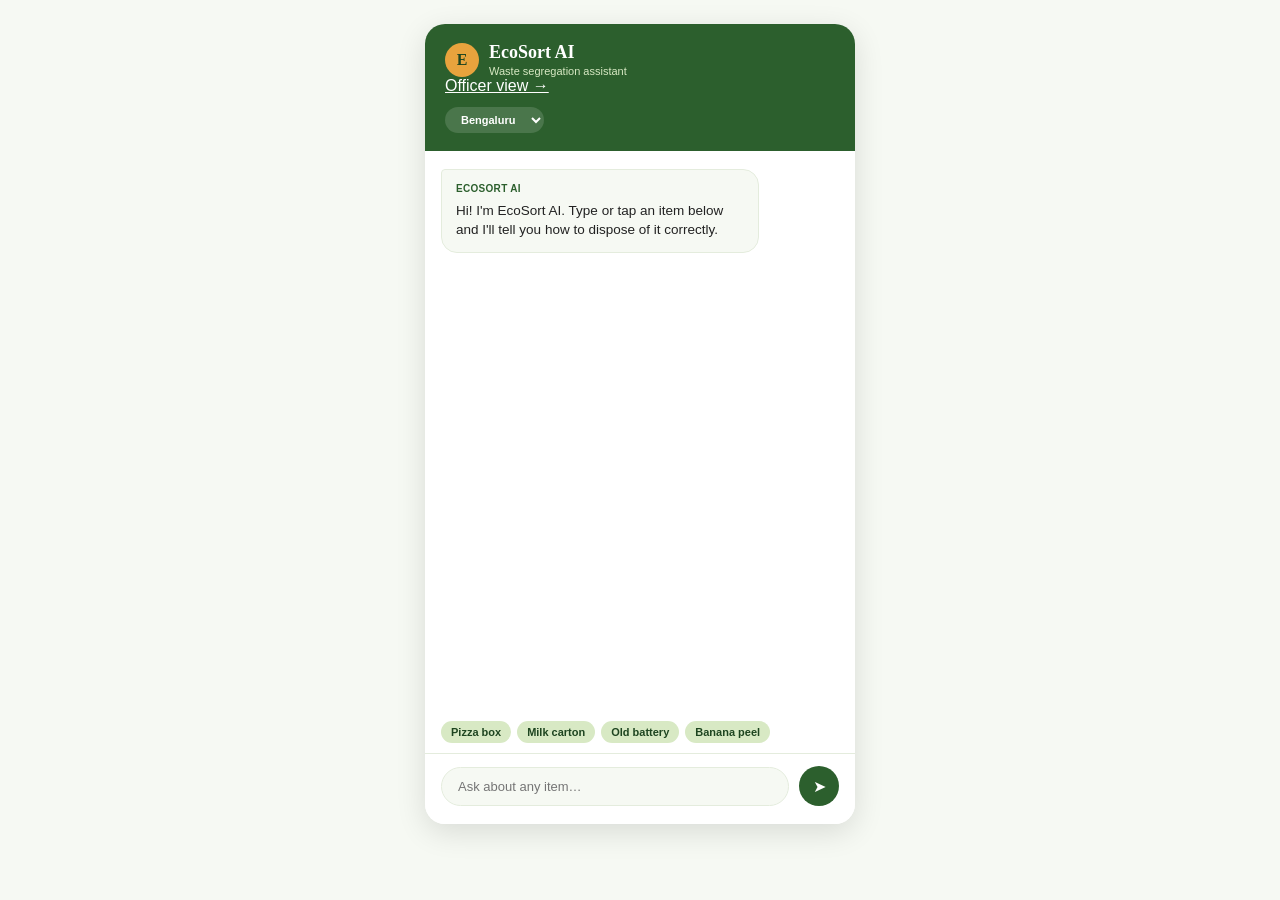
<file: index.html>
<!DOCTYPE html>
<html lang="en">
<head>
<meta charset="UTF-8" />
<meta name="viewport" content="width=device-width, initial-scale=1.0" />
<title>EcoSort AI — Waste Segregation Assistant</title>
<link rel="stylesheet" href="assets/style.css" />
</head>
<body>

  <div class="app-shell">
    <div class="app-header">
      <div class="header-row">
        <div class="brand">
          <div class="brand-badge">E</div>
          <div>
            <div class="brand-name">EcoSort AI</div>
            <div class="brand-sub">Waste segregation assistant</div>
          </div>
        </div>
        <a href="dashboard.html" class="nav-link">Officer view →</a>
      </div>
      <select id="citySelect" class="city-select">
        <option>Bengaluru</option>
        <option>Mumbai</option>
        <option>Delhi</option>
        <option>Pune</option>
      </select>
    </div>

    <div id="chatWindow" class="chat-window"></div>

    <div class="example-chips">
      <button class="chip" data-query="Is a used pizza box recyclable?">Pizza box</button>
      <button class="chip" data-query="What about a milk carton?">Milk carton</button>
      <button class="chip" data-query="Where do old batteries go?">Old battery</button>
      <button class="chip" data-query="Can I bin banana peels?">Banana peel</button>
    </div>

    <div class="input-bar">
      <input id="inputField" class="input-field" type="text" placeholder="Ask about any item…" />
      <button id="sendBtn" class="send-btn">➤</button>
    </div>
  </div>

  <script src="assets/rules.js"></script>
  <script src="assets/app.js"></script>
</body>
</html>
</file>
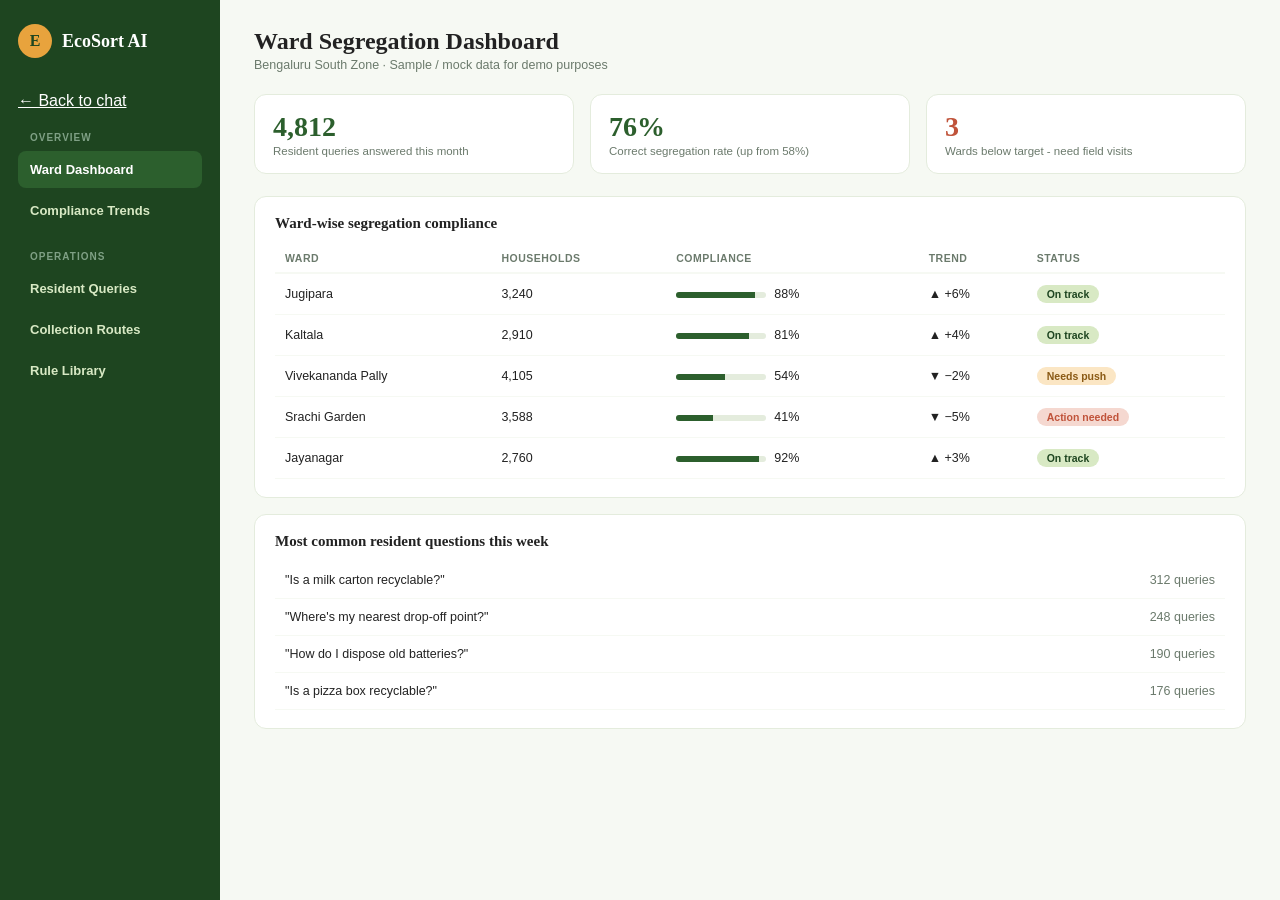
<file: dashboard.html>
<!DOCTYPE html>
<html lang="en">
<head>
<meta charset="UTF-8" />
<meta name="viewport" content="width=device-width, initial-scale=1.0" />
<title>EcoSort AI — Ward Dashboard</title>
<link rel="stylesheet" href="assets/style.css" />
</head>
<body>

  <div class="dash-shell">
    <div class="sidebar">
      <div class="brand">
        <div class="brand-badge">E</div>
        <div class="brand-name">EcoSort AI</div>
      </div>
      <a href="index.html" class="nav-link back">← Back to chat</a>
      <div class="nav-label">OVERVIEW</div>
      <div class="nav-item active">Ward Dashboard</div>
      <div class="nav-item">Compliance Trends</div>
      <div class="nav-label">OPERATIONS</div>
      <div class="nav-item">Resident Queries</div>
      <div class="nav-item">Collection Routes</div>
      <div class="nav-item">Rule Library</div>
    </div>

    <div class="dash-main">
      <div class="topbar">
        <div>
          <div class="title">Ward Segregation Dashboard</div>
          <div class="subtitle">Bengaluru South Zone · Sample / mock data for demo purposes</div>
        </div>
      </div>

      <div class="stat-row">
        <div class="stat-card">
          <div class="stat-num">4,812</div>
          <div class="stat-label">Resident queries answered this month</div>
        </div>
        <div class="stat-card">
          <div class="stat-num">76%</div>
          <div class="stat-label">Correct segregation rate (up from 58%)</div>
        </div>
        <div class="stat-card alert">
          <div class="stat-num">3</div>
          <div class="stat-label">Wards below target - need field visits</div>
        </div>
      </div>

      <div class="panel">
        <div class="panel-title">Ward-wise segregation compliance</div>
        <table>
          <tr><th>Ward</th><th>Households</th><th>Compliance</th><th>Trend</th><th>Status</th></tr>
          <tr>
            <td>Jugipara</td><td>3,240</td>
            <td><span class="bar-track"><span class="bar-fill" style="width:88%"></span></span>88%</td>
            <td>▲ +6%</td><td><span class="badge good">On track</span></td>
          </tr>
          <tr>
            <td>Kaltala</td><td>2,910</td>
            <td><span class="bar-track"><span class="bar-fill" style="width:81%"></span></span>81%</td>
            <td>▲ +4%</td><td><span class="badge good">On track</span></td>
          </tr>
          <tr>
            <td>Vivekananda Pally</td><td>4,105</td>
            <td><span class="bar-track"><span class="bar-fill" style="width:54%"></span></span>54%</td>
            <td>▼ −2%</td><td><span class="badge warn">Needs push</span></td>
          </tr>
          <tr>
            <td>Srachi Garden</td><td>3,588</td>
            <td><span class="bar-track"><span class="bar-fill" style="width:41%"></span></span>41%</td>
            <td>▼ −5%</td><td><span class="badge bad">Action needed</span></td>
          </tr>
          <tr>
            <td>Jayanagar</td><td>2,760</td>
            <td><span class="bar-track"><span class="bar-fill" style="width:92%"></span></span>92%</td>
            <td>▲ +3%</td><td><span class="badge good">On track</span></td>
          </tr>
        </table>
      </div>

      <div class="panel">
        <div class="panel-title">Most common resident questions this week</div>
        <table>
          <tr><td>"Is a milk carton recyclable?"</td><td style="text-align:right; color:var(--muted);">312 queries</td></tr>
          <tr><td>"Where's my nearest drop-off point?"</td><td style="text-align:right; color:var(--muted);">248 queries</td></tr>
          <tr><td>"How do I dispose old batteries?"</td><td style="text-align:right; color:var(--muted);">190 queries</td></tr>
          <tr><td>"Is a pizza box recyclable?"</td><td style="text-align:right; color:var(--muted);">176 queries</td></tr>
        </table>
      </div>
    </div>
  </div>

</body>
</html>
</file>
<file: assets/style.css>
:root {
  --forest: #2C5F2D;
  --forest-dark: #1E4520;
  --moss: #97BC62;
  --moss-light: #D8E9C4;
  --bg: #F6F9F3;
  --ink: #222222;
  --muted: #6B7A6C;
  --marigold: #E8A33D;
  --red: #C0533A;
  --white: #FFFFFF;
}

* { box-sizing: border-box; margin: 0; padding: 0; }

body {
  font-family: Calibri, "Segoe UI", sans-serif;
  background: var(--bg);
  color: var(--ink);
}

a { color: inherit; }

/* ---------- Shared header ---------- */
.brand {
  display: flex;
  align-items: center;
  gap: 10px;
}
.brand-badge {
  width: 34px;
  height: 34px;
  border-radius: 50%;
  background: var(--marigold);
  display: flex;
  align-items: center;
  justify-content: center;
  font-family: Georgia, serif;
  font-weight: 700;
  color: var(--forest-dark);
  font-size: 16px;
}
.brand-name {
  font-family: Georgia, serif;
  font-size: 18px;
  font-weight: 700;
}

/* ---------- Chat page (index.html) ---------- */
.app-shell {
  max-width: 430px;
  margin: 24px auto;
  background: var(--white);
  border-radius: 20px;
  overflow: hidden;
  box-shadow: 0 8px 30px rgba(0, 0, 0, 0.12);
  display: flex;
  flex-direction: column;
  height: 800px;
}

.app-header {
  background: var(--forest);
  padding: 18px 20px;
  color: var(--white);
}
.app-header .brand-sub {
  font-size: 11px;
  color: var(--moss-light);
  margin-top: 2px;
}
.city-select {
  margin-top: 12px;
  background: rgba(255, 255, 255, 0.14);
  color: var(--white);
  border: none;
  font-size: 11px;
  padding: 6px 12px;
  border-radius: 20px;
  font-weight: 600;
}

.chat-window {
  flex: 1;
  padding: 18px 16px;
  display: flex;
  flex-direction: column;
  gap: 12px;
  overflow-y: auto;
}

.row { display: flex; }
.row.user { justify-content: flex-end; }

.bubble {
  max-width: 80%;
  padding: 12px 14px;
  font-size: 13.5px;
  line-height: 1.45;
}
.bubble.ai {
  background: var(--bg);
  color: var(--ink);
  border-radius: 4px 16px 16px 16px;
  border: 1px solid #e4ecdd;
}
.bubble.user {
  background: var(--forest);
  color: var(--white);
  border-radius: 16px 4px 16px 16px;
}
.ai-label {
  font-size: 10px;
  font-weight: 700;
  color: var(--forest);
  margin-bottom: 4px;
  letter-spacing: 0.3px;
}

.result-card {
  background: var(--white);
  border: 1px solid #e4ecdd;
  border-radius: 12px;
  padding: 12px 14px;
  box-shadow: 0 1px 3px rgba(0, 0, 0, 0.08);
  max-width: 88%;
}
.result-tag {
  display: inline-block;
  font-size: 10.5px;
  font-weight: 700;
  padding: 3px 10px;
  border-radius: 20px;
  margin-bottom: 8px;
}
.result-tag.dry { background: var(--moss-light); color: var(--forest-dark); }
.result-tag.wet { background: #f3e6c8; color: #8a5a15; }
.result-tag.hazard { background: #f5d8d0; color: var(--red); }
.result-tag.unknown { background: #e6e6e6; color: #555; }

.result-title { font-family: Georgia, serif; font-size: 14px; font-weight: 700; margin-bottom: 4px; }
.result-text { font-size: 12.5px; color: var(--muted); line-height: 1.4; }
.result-source {
  margin-top: 8px;
  font-size: 10.5px;
  color: var(--forest);
  font-weight: 700;
}

.example-chips {
  padding: 0 16px 10px;
  display: flex;
  flex-wrap: wrap;
  gap: 6px;
}
.chip {
  background: var(--moss-light);
  color: var(--forest-dark);
  font-size: 11px;
  padding: 5px 10px;
  border-radius: 14px;
  border: none;
  cursor: pointer;
  font-weight: 600;
}
.chip:hover { background: var(--moss); color: var(--white); }

.input-bar {
  padding: 12px 16px 18px;
  background: var(--white);
  border-top: 1px solid #e4ecdd;
  display: flex;
  align-items: center;
  gap: 10px;
}
.input-field {
  flex: 1;
  background: var(--bg);
  border: 1px solid #e4ecdd;
  border-radius: 22px;
  padding: 11px 16px;
  font-size: 13px;
  outline: none;
}
.send-btn {
  width: 40px;
  height: 40px;
  border-radius: 50%;
  background: var(--forest);
  border: none;
  color: var(--white);
  font-size: 16px;
  cursor: pointer;
  flex-shrink: 0;
}
.send-btn:hover { background: var(--forest-dark); }

/* ---------- Dashboard page (dashboard.html) ---------- */
.dash-shell { display: flex; min-height: 100vh; }
.sidebar {
  width: 220px;
  background: var(--forest-dark);
  color: var(--white);
  padding: 24px 18px;
  flex-shrink: 0;
}
.sidebar .brand { margin-bottom: 34px; }
.nav-item {
  padding: 11px 12px;
  border-radius: 8px;
  font-size: 13px;
  margin-bottom: 4px;
  color: var(--moss-light);
  font-weight: 600;
}
.nav-item.active { background: var(--forest); color: var(--white); }
.nav-label {
  font-size: 10px;
  letter-spacing: 1px;
  color: #7fa085;
  margin: 22px 0 8px 12px;
  font-weight: 700;
}

.dash-main { flex: 1; padding: 28px 34px; }
.topbar { display: flex; justify-content: space-between; align-items: flex-start; margin-bottom: 22px; flex-wrap: wrap; gap: 14px; }
.title { font-family: Georgia, serif; font-size: 24px; font-weight: 700; }
.subtitle { font-size: 12.5px; color: var(--muted); margin-top: 3px; }

.stat-row { display: flex; gap: 16px; margin-bottom: 22px; flex-wrap: wrap; }
.stat-card { flex: 1; min-width: 200px; background: var(--white); border: 1px solid #e4ecdd; border-radius: 12px; padding: 16px 18px; }
.stat-num { font-family: Georgia, serif; font-size: 28px; font-weight: 700; color: var(--forest); }
.stat-label { font-size: 11.5px; color: var(--muted); margin-top: 2px; }
.stat-card.alert .stat-num { color: var(--red); }

.panel { background: var(--white); border: 1px solid #e4ecdd; border-radius: 12px; padding: 18px 20px; margin-bottom: 16px; }
.panel-title { font-family: Georgia, serif; font-size: 15px; font-weight: 700; margin-bottom: 12px; }

table { width: 100%; border-collapse: collapse; }
th { text-align: left; font-size: 10.5px; letter-spacing: 0.5px; color: var(--muted); text-transform: uppercase; padding: 8px 10px; border-bottom: 2px solid var(--bg); }
td { padding: 11px 10px; font-size: 12.5px; border-bottom: 1px solid var(--bg); }
.badge { display: inline-block; padding: 3px 10px; border-radius: 20px; font-size: 10.5px; font-weight: 700; }
.badge.good { background: var(--moss-light); color: var(--forest-dark); }
.badge.warn { background: #fbe6c4; color: #8a5a15; }
.badge.bad { background: #f5d8d0; color: var(--red); }
.bar-track { width: 90px; height: 6px; background: #e4ecdd; border-radius: 4px; overflow: hidden; display: inline-block; vertical-align: middle; margin-right: 8px; position: relative; }
.bar-fill { height: 100%; background: var(--forest); display: block; position: absolute; left: 0; top: 0; }
</file>
